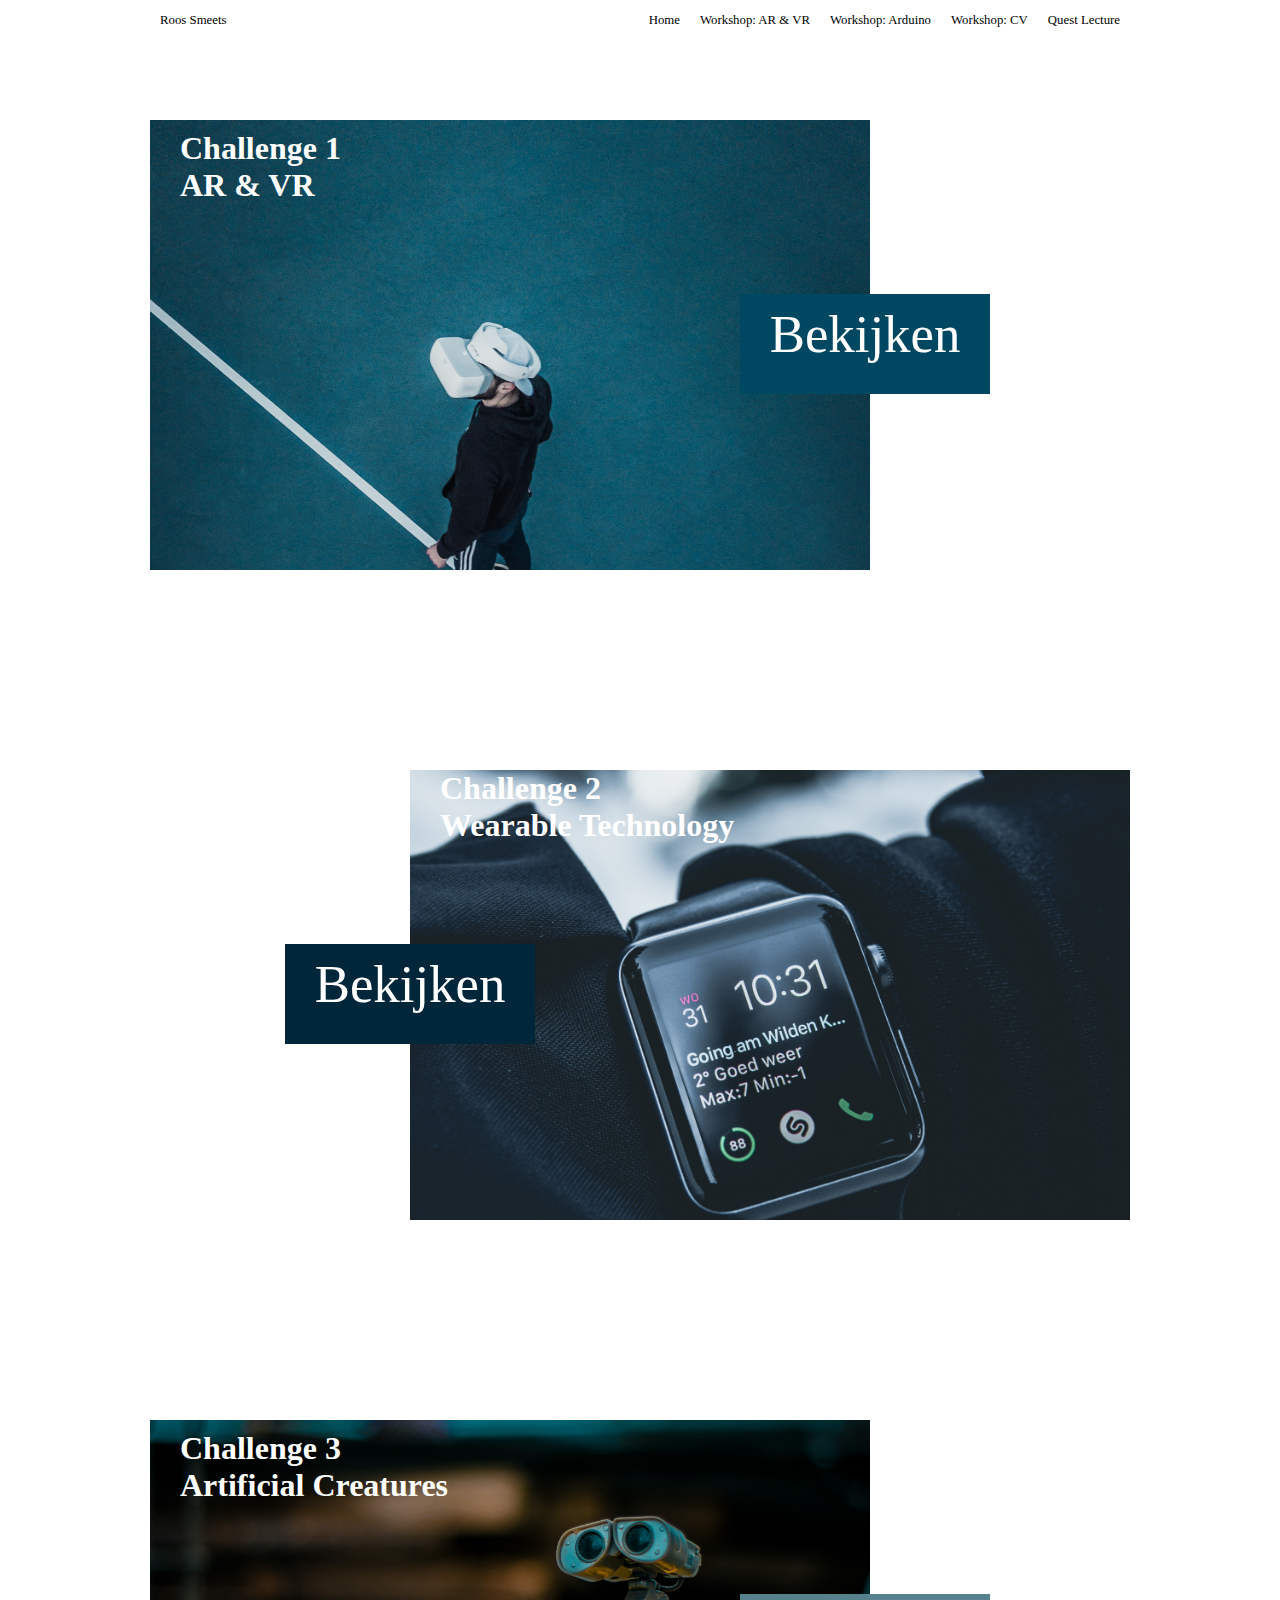
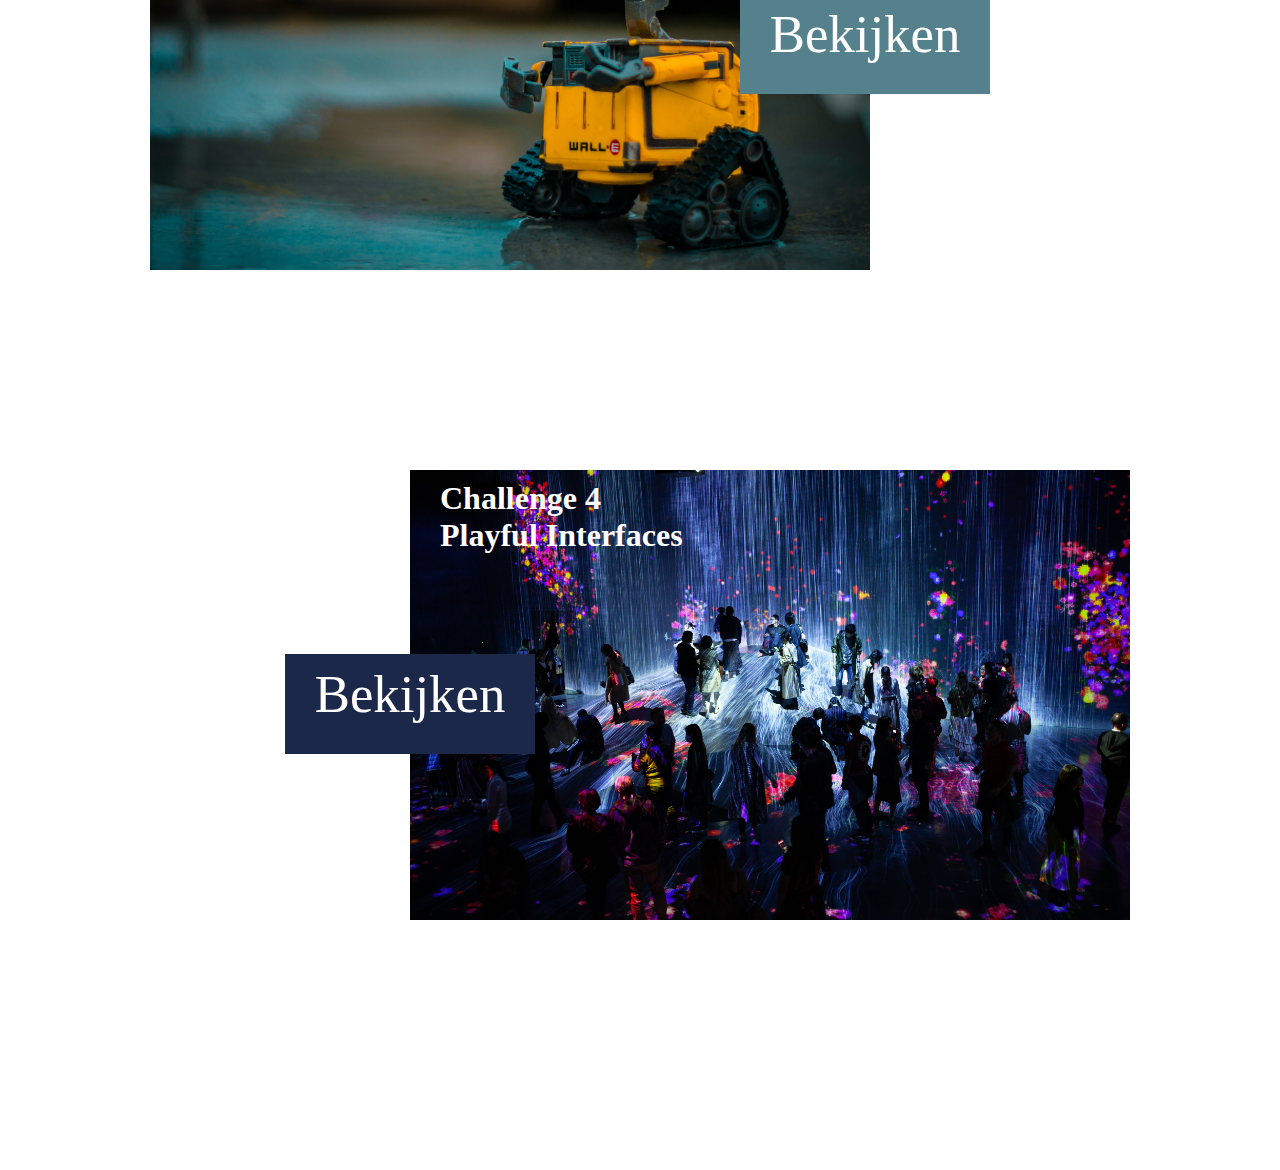
<file: index.html>
<!DOCTYPE html>
<html>
<head>
	<meta charset="utf-8"/>
	<title>HCI Portfolio Roos Smeets</title>
	<link rel="stylesheet" type="text/css" href="_css/layout.css"/>
	<link rel="stylesheet" type="text/css" href="_css/fonts.css"/>
</head>
<body>
	<header>
		<nav>
			<div class="container">
				<ul>
					<li>
						<a href="index.html"> Roos Smeets</a>
					</li>
					<li>
						<a href="index.html"> Home</a>
					</li>
					<li>
						<a href="Workshop AR &VR.html">Workshop: AR & VR</a>
					</li>
					<li>
						<a href="workshop Arduino.html">Workshop: Arduino</a>
					</li>
					<li>
						<a href="Workshop CV.html">Workshop: CV</a>
					</li>
					<li>
						<a href="Guest Lecture.html">Quest Lecture</a>
					</li>
				</ul>
			</div>
		</nav>
	</header>
	<section class="container" id="portfolio">
		<article>
			<div class= "container" id="challenge1">
				<div>
					<h1> Challenge 1</h1>
					<h1> AR & VR</h1>
					<a href="AR&VR.html">Bekijken</a>
				</div>
			</div>
			<div class="container" id="challenge2">
				<div>
					<h1> Challenge 2</h1>
					<h1> Wearable Technology</h1>
					<a href="w.html">Bekijken</a>
				</div>
			</div>

			<div class="container" id="challenge3">
				<div>
					<h1> Challenge 3</h1>
					<h1>Artificial Creatures</h1>
					<a href="AC.html">Bekijken</a>
				</div>
			</div>
			<div class="container" id="challenge4">
				<div>
					<h1>Challenge 4</h1>
					<h1> Playful Interfaces</h1>
					<a href="PI.html">Bekijken</a>
				</div>
			</div>
		</article>
	</section>	

</body>
</html>
</file>
<file: _css/layout.css>
/**BEGIN INDEX HTML*/
body{
	padding-top: 60px;
	margin: 0;
}

.container{
	width: 980px;
	margin: 15px auto 15px;
	clear:left;
	box-sizing: border-box;

}

p{
	text-align: justify;
}

/*navigatie bar/stickynav*/
nav{
	position: fixed;
	background-color: white;
	top: 0;
	left: 0;
	width: 100%;
}

nav div.container{
	margin: 0 auto;
}

nav div.container > ul li {
	display: inline;
}


nav div.container > ul li> a{
	display: block;
	text-decoration: none;
	color: black;
	line-height: 20px;
	padding: 0 10px;
	font-size: 0.8em;
}

nav div.container > ul li> a:hover{
	color: #675F5F;

}

nav div.container > ul{
	display: flex;
	justify-content: flex-end;
	align-items: center;
	margin: 0;
	padding: 0;
	height: 40px;
}

nav div.container > ul li:first-child{
	flex-grow: 2;
}
/**/

#portfolio{
	margin-top: 60px;
	margin-bottom: 50px;
}


#portfolio> article> div{
	background-color: blue;
	width: 720px;
	height: 450px;

}

#portfolio article{
	display: flex;
	flex-direction: column;
}

#portfolio > article > div{
	margin: 0px;
	margin-bottom: 200px;
	display: flex;
	flex-direction: row;

}
/** hierdoor is de tweede container naar rechts*/
#portfolio > article > div:nth-child(2){
	display: flex;
	align-self: flex-end;
}

/* begin 1e challenge **/
#portfolio > article > div:nth-child(1){
	background-image: url("../content/vrpr1.jpg");
	background-size: cover;
	padding-top: 10px;

}

#challenge1 > div > h1{
	font-size: 2em;
	color: white;
	margin-left: 30px;
	margin-bottom: 0px;
	margin-top: 0px;
}

#challenge1 > div > h1:nth-child(1){
	margin-bottom: 0px;
}


#challenge1 > div > a{
	background-color: #004862;
	height: 90px;
	width: 250px;
	padding-top: 10px;
	margin-top: 90px;
	margin-left: 590px;
	color: white;
	font-size: 3.3em;
	display: block;
	text-decoration: none;
	text-align: center;
}
#challenge1 > div > a:hover{
	background-color: #254A5D;

}

/* begin 2e challenge*/
#portfolio > article > div:nth-child(2){
	display: flex;
	flex-direction: row;
	margin: 0px;
	margin-bottom: 200px;
	background-image: url("../content/prwr.jpg");;
	background-size: cover;
}

#challenge2 > div > h1{
	font-size: 2em;
	color: white;
	margin-left: 30px;
	margin-bottom: 0px;
	margin-top: 0px;

}

#challenge2 > div > a{
	background-color: #00263A;
	height: 90px;
	width: 250px;
	padding-top: 10px;
	margin-top: 100px;
	margin-left: -125px;
	color: white;
	font-size: 3.3em;
	display: block;
	text-decoration: none;
	text-align: center;
}
#challenge2 > div > a:hover{
	background-color: #254A5D;
}
/**challenge 3*/
#portfolio > article > div:nth-child(3){
	background-color: black;
	background-image: url("../content/prac3.jpg");;
	background-size: cover;
	padding-top: 10px;
}
#portfolio > article > div:nth-child(3) > img{
	height: 290px;
	display: flex;
	align-self: flex-end;
	margin-bottom: 80px;
	margin-right: 15px;
}

#challenge3 > div > a{
	background-color: #54818C;
	height: 90px;
	width: 250px;
	padding-top: 10px;
	margin-top: 90px;
	margin-left: 590px;
	color: white;
	font-size: 3.3em;
	display: block;
	text-decoration: none;
	text-align: center;
}

#challenge3 > div > h1{
	color: white;
	font-size: 2em;
	margin-left: 30px;
	margin-bottom: 0px;
	margin-top: 0px;
}

#challenge3 > div > h1:nth-child(1){
	margin-bottom: 0px;
}

/**challenge 4*/
#portfolio > article > div:nth-child(4){
	display: flex;
	flex-direction: row;
	align-self: flex-end;
	margin: 0px;
	margin-bottom: 200px;
	background-color: black;;
	background-image: url("../content/prpi2.jpg");;
	background-size: cover;
	padding-top: 10px;

}

#portfolio > article > div:nth-child(4) > img{
	height: 340px;
	width: auto;
	display: flex;
	align-self: flex-end;
	margin-right: 90px;
	margin-bottom: 10px;

}
#portfolio > article > div:nth-child(4) > div > a{
	background-color: #1C2849;
	height: 90px;
	width: 250px;
	padding-top: 10px;
	margin-top: 100px;
	margin-left: -125px;
	color: white;
	font-size: 3.3em;
	display: block;
	text-decoration: none;
	text-align: center;

}

#challenge4 > div > h1{
	color: white;
	font-size: 2em;
	margin-left: 30px;
	margin-bottom: 0px;
	margin-top: 0px;
}

#challenge4 > div > h1:nth-child(1){
	margin-bottom: 0px;
}

/*EINDE INDEX HTML**/

/* Start VR & AR CHALLENGE**/

body > section:nth-child(2) > h1{
	font-size: 3.5em;
	margin-bottom: 10px;
}


body > section:nth-child(3) > h3{
	font-weight: normal;
}

body > section:nth-child(3) > p > a{
	color: green;
}

/*pijltjes naar volgende challenge**/
body > section:nth-child(7){
	padding-top: 50px;
	height: 100px;
	display: flex;
	flex-direction: row;
	justify-content: space-between;
}

body > section:nth-child(7) > a > img{
	width: 20px;
	height:20px;
}

body > section:nth-child(7) > a{
	color: black;
	text-decoration: none;
}
</file>
<file: _css/fonts.css>
@import url('https://fonts.googleapis.com/css?family=Oswald&display=swap');
@font-face{
	font-family: "Oswald-Bold.ttf";
	src: url("fonts/Oswald-Bold.tt");
	font-family: "Oswald-Regular.ttf";
	src: url("fonts/Oswald-Regular.tt");
	src: url("fonts/Oswald-Semibold.tt");
	font-family: "Roboto";
	src: url("fonts/Roboto-Regular.ttf");
	src: url("fonts/Roboto-Bold.ttf");
	font-family: "Lato";
	src: url("fonts/Lato-Regular.ttf");
}


nav{
	font-family:Oswald-Bold;
}

hgroup{
	font-family: Oswald-Bold;
}

hgroup > h1{
	font-family:  Oswald-Bold;
}

hgroup > h2{
	font-family: Oswald-Regular;
}

#home > a{
	font-family: Oswald-Semibold;
}

.card{
	font-family: Roboto-Regular;
}

p{
	font-family: Lato-Regular;
}

h1{
	font-family: Oswald-Regular;
}

.tekst > a{
	font-family: Lato-Regular;
}

#overmij > a{
	font-family: Oswald-Regular;

}

#overmijaside{
	font-family: Roboto-Regular;

}

#overmijaside> a{
	font-family: Oswald-Regular;
}

h2{
	font-family: Oswald-Regular;
	margin-bottom: 0px;
}

h3{ 
	font-family: Oswald-Regular;
 }

h6{
	font-family: Roboto-Regular;
}

#portfolio > article > div > div > h1 {
	font-family: Oswald-Semibold;
}

#portfolio > article > div > div > h2 {
	font-family: Oswald-Semibold;
}

#portfolio > article > div > div > h3 {
	font-family: Oswald-Semibold;
}

#portfolio > article > div > div > a{
	font-family: Oswald-Semibold;
}
</file>
